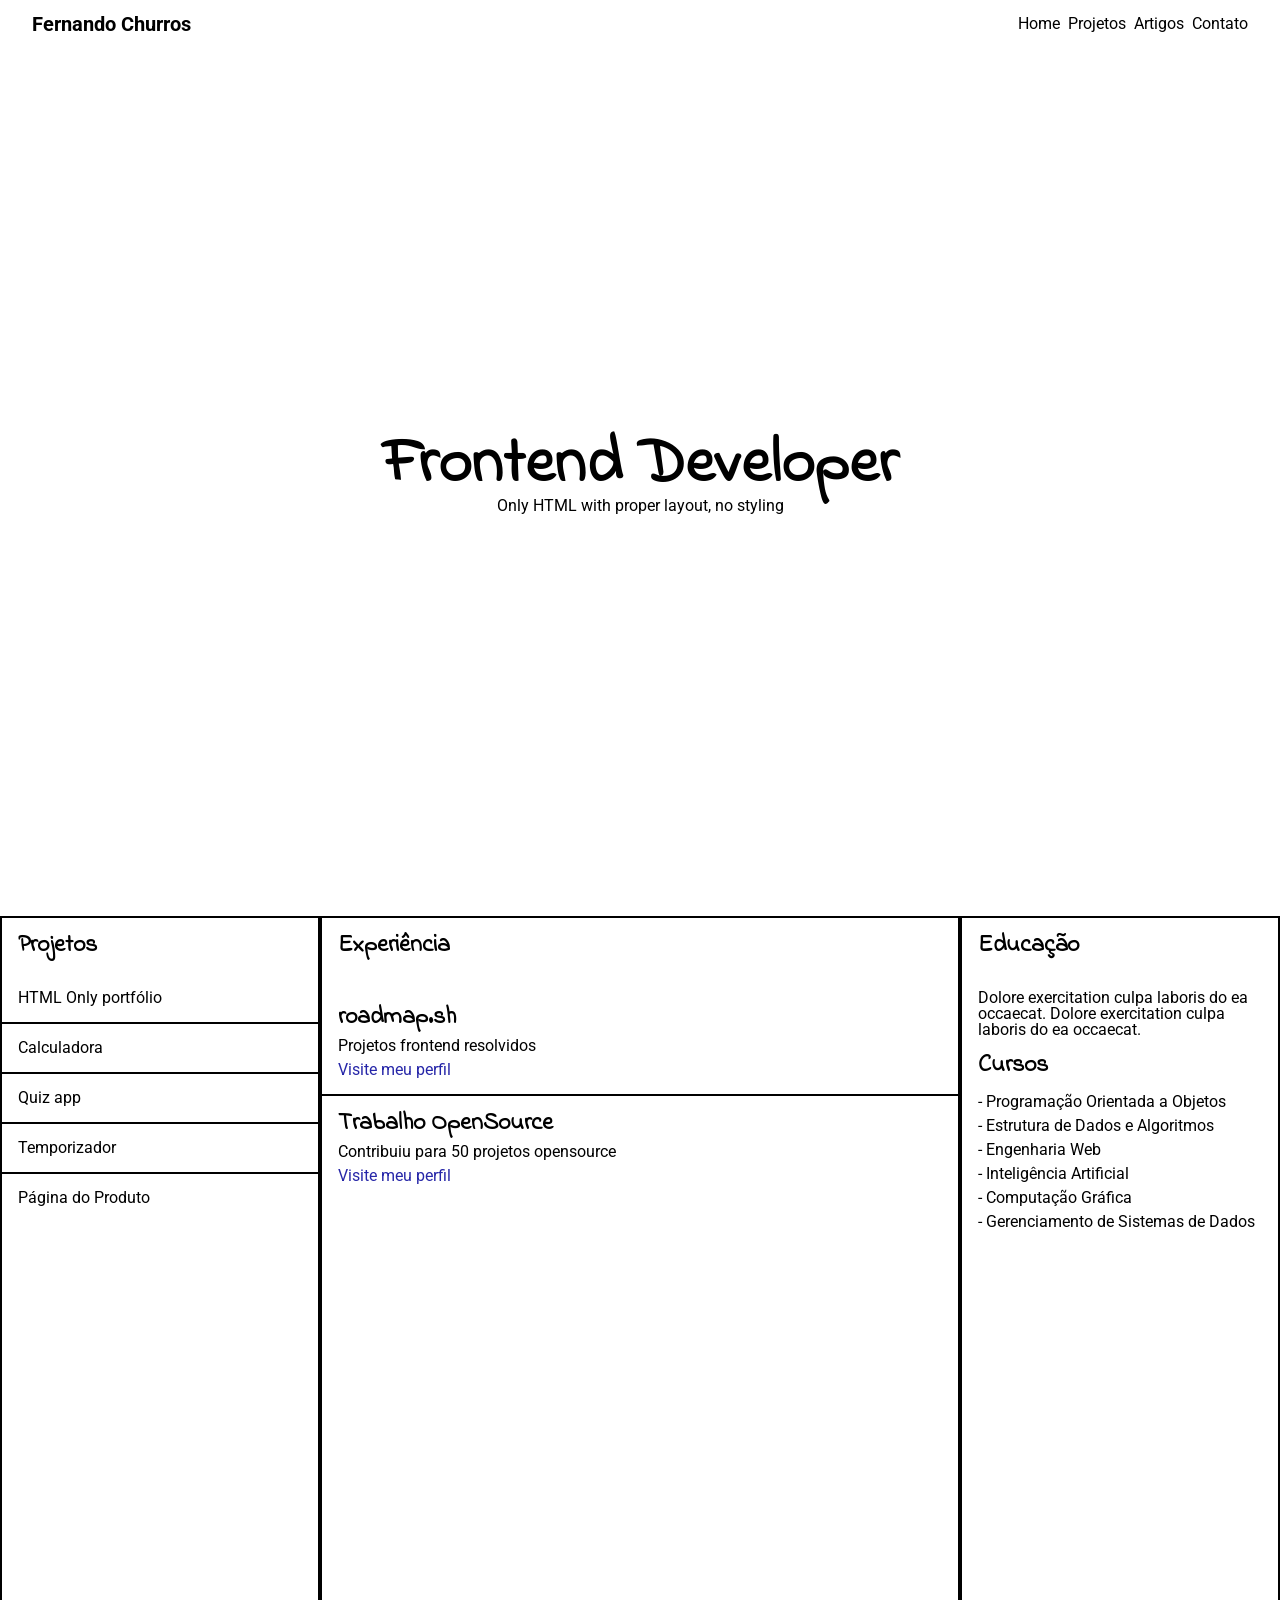
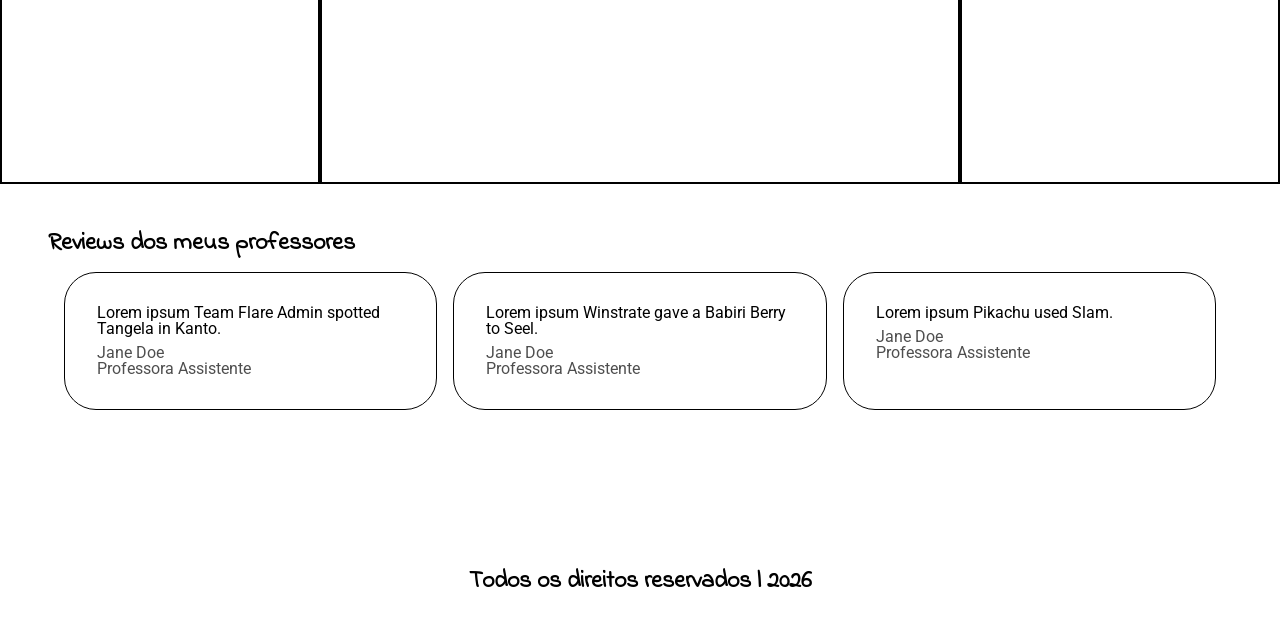
<file: frontend/basic-html-website/index.html>
<!DOCTYPE html>
<html lang="pt-BR">
<head>
    <meta charset="UTF-8">
    <meta name="viewport" content="width=device-width, initial-scale=1.0">
    <title>Basic HTML WebSite | fernando-churros</title>

    <!-- SEO -->     
    <meta name="description" content="Projeto baseado no exercicio do site roadmap.sh">
    <meta name="author" content="fernando-churros">

    <!-- Google Fonts Preconnect -->
     <link rel="preconnect" href="https://fonts.googleapis.com">
    <link rel="preconnect" href="https://fonts.gstatic.com" crossorigin>
    <link href="https://fonts.googleapis.com/css2?family=Indie+Flower&family=Roboto:ital,wght@0,100..900;1,100..900&display=swap" rel="stylesheet">

    <!-- Estilos CSS -->
    <link rel="stylesheet" href="css/reset.css">
    <link rel="stylesheet" href="css/root.css">
    <link rel="stylesheet" href="css/header.css">
    <link rel="stylesheet" href="css/main.css">
</head>
<body>
    <header class="header">
        <nav class="header_nav">
            <h1>
                <a href="https://github.com/fernando-churros" target="_blank">Fernando Churros</a>
            </h1>
            
            <ul class="header_nav-items">
                <li><a href="#">Home</a></li>
                <li><a href="#">Projetos</a></li>
                <li><a href="#">Artigos</a></li>
                <li><a href="#">Contato</a></li>
            </ul>
        </nav>

       <div class="header_banner">
           <h2>Frontend Developer</h2>
           <p>Only HTML with proper layout, no styling</p>
       </div>
    </header>

    <main class="main grid_container">
        <section class="main_projects">
            <h2 class="title">Projetos</h2>
            
            <ul class="main_projects_list">
                <li>HTML Only portfólio</li>
                <li>Calculadora</li>
                <li>Quiz app</li>
                <li>Temporizador</li>
                <li>Página do Produto</li>
            </ul>
        </section>

        <section class="main_experience">
            <h2 class="title">Experiência</h2>

            <ul class="main_experience_list">
                <li>
                    <h3 class="">roadmap.sh</h3>
                    <p>Projetos frontend resolvidos</p>
                    <a href="#">Visite meu perfil</a>
                </li>

                <li>
                    <h3 class="">Trabalho OpenSource</h3>
                    <p>Contribuiu para 50 projetos opensource</p>
                    <a href="#">Visite meu perfil</a>
                </li> 
            </ul>
        </section>

        <section class="main_education">
            <h2 class="title">Educação</h2>
            
            <div class="main_education-wrapper">
                <p>Dolore exercitation culpa laboris do ea occaecat. Dolore exercitation culpa laboris do ea occaecat.</p>
    
                <h3>Cursos</h3>
                <ul class="main_education_list">
                    <li>Programação Orientada a Objetos</li>
                    <li>Estrutura de Dados e Algoritmos</li>
                    <li>Engenharia Web</li>
                    <li>Inteligência Artificial</li>
                    <li>Computação Gráfica</li>
                    <li>Gerenciamento de Sistemas de Dados</li>
                </ul>
            </div>
        </section>
    </main>

    <footer class="footer">
        <h2 class="title">Reviews dos meus professores</h2>

        <ul class="footer_review_list">
            <li>
                <p>Lorem ipsum Team Flare Admin spotted Tangela in Kanto.</p>
                <div>
                    <p>Jane Doe</p>
                    <p>Professora Assistente</p>
                </div>
            </li>

            <li>
                <p>Lorem ipsum Winstrate gave a Babiri Berry to Seel.</p>
                <div>
                    <p>Jane Doe</p>
                    <p>Professora Assistente</p>
                </div>
            </li>

            <li>
                <p>Lorem ipsum Pikachu used Slam.</p>
                <div>
                    <p>Jane Doe</p>
                    <p>Professora Assistente</p>
                </div>
            </li>
        </ul>

        <h3>Todos os direitos reservados | 2026</h3>
    </footer>
</body>
</html>
</file>
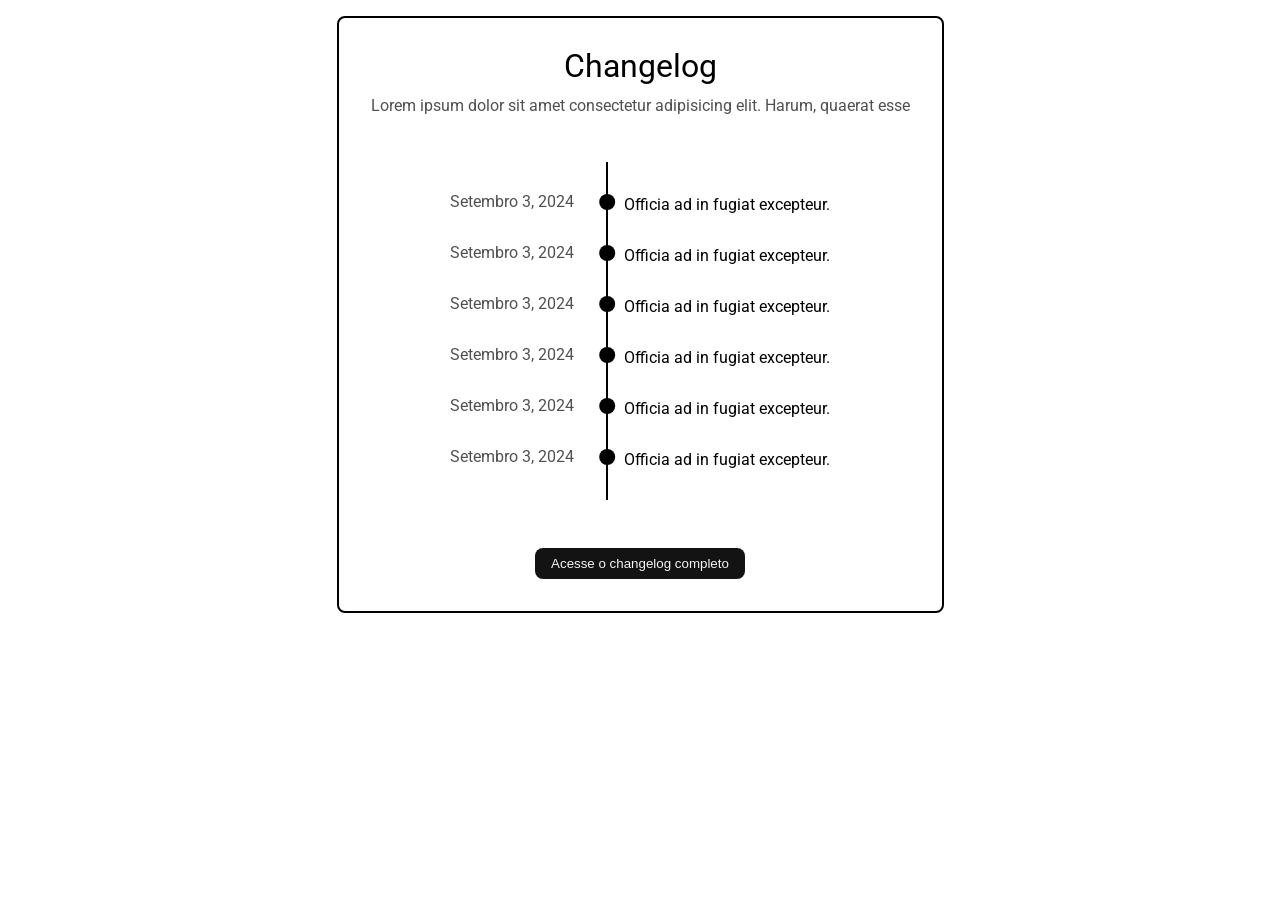
<file: frontend/changelog-component/index.html>
<!DOCTYPE html>
<html lang="pt-BR">
<head>
    <meta charset="utf-8">
    <meta name="viewport" content="width=device-width, initial-scale=1">
    <title>Changelog Component | fernando-churros</title>

    <!-- SEO -->
    <meta name="description" content="Projeto baseado no exercicios do site roadmap.sh">
    <meta name="author" content="fernando-churros">

    <!-- Google Fonts Preconnect -->
    <link rel="preconnect" href="https://fonts.googleapis.com">
    <link rel="preconnect" href="https://fonts.gstatic.com" crossorigin>
    <link href="https://fonts.googleapis.com/css2?family=Roboto:ital,wght@0,100..900;1,100..900&display=swap" rel="stylesheet">

    <!-- Estilos CSS -->
    <link rel="stylesheet" href="css/reset.css">
    <link rel="stylesheet" href="css/root.css">
    <link rel="stylesheet" href="css/main.css">
</head>
<body>
    <main class="main">
        <section class="changelog">
            <h1>Changelog</h1>
            <p class="grey">Lorem ipsum dolor sit amet consectetur adipisicing elit. Harum, quaerat esse</p>

            <ul class="changelog_list">
                <li>
                    <span class="grey changelog_list_span">Setembro 3, 2024</span>
                    <p>Officia ad in fugiat excepteur.</p>                  
                </li>
                <li>
                    <span class="grey changelog_list_span">Setembro 3, 2024</span>
                    <p>Officia ad in fugiat excepteur.</p>                  
                </li>
                <li>
                    <span class="grey changelog_list_span">Setembro 3, 2024</span>
                    <p>Officia ad in fugiat excepteur.</p>                  
                </li>
                <li>
                    <span class="grey changelog_list_span">Setembro 3, 2024</span>
                    <p>Officia ad in fugiat excepteur.</p>                  
                </li>
                <li>
                    <span class="grey changelog_list_span">Setembro 3, 2024</span>
                    <p>Officia ad in fugiat excepteur.</p>                  
                </li>
                <li>
                    <span class="grey changelog_list_span">Setembro 3, 2024</span>
                    <p>Officia ad in fugiat excepteur.</p>                  
                </li>
            </ul>

            <button type="button">Acesse o changelog completo</button>
        </section>
    </main>
</body>
</html>
</file>
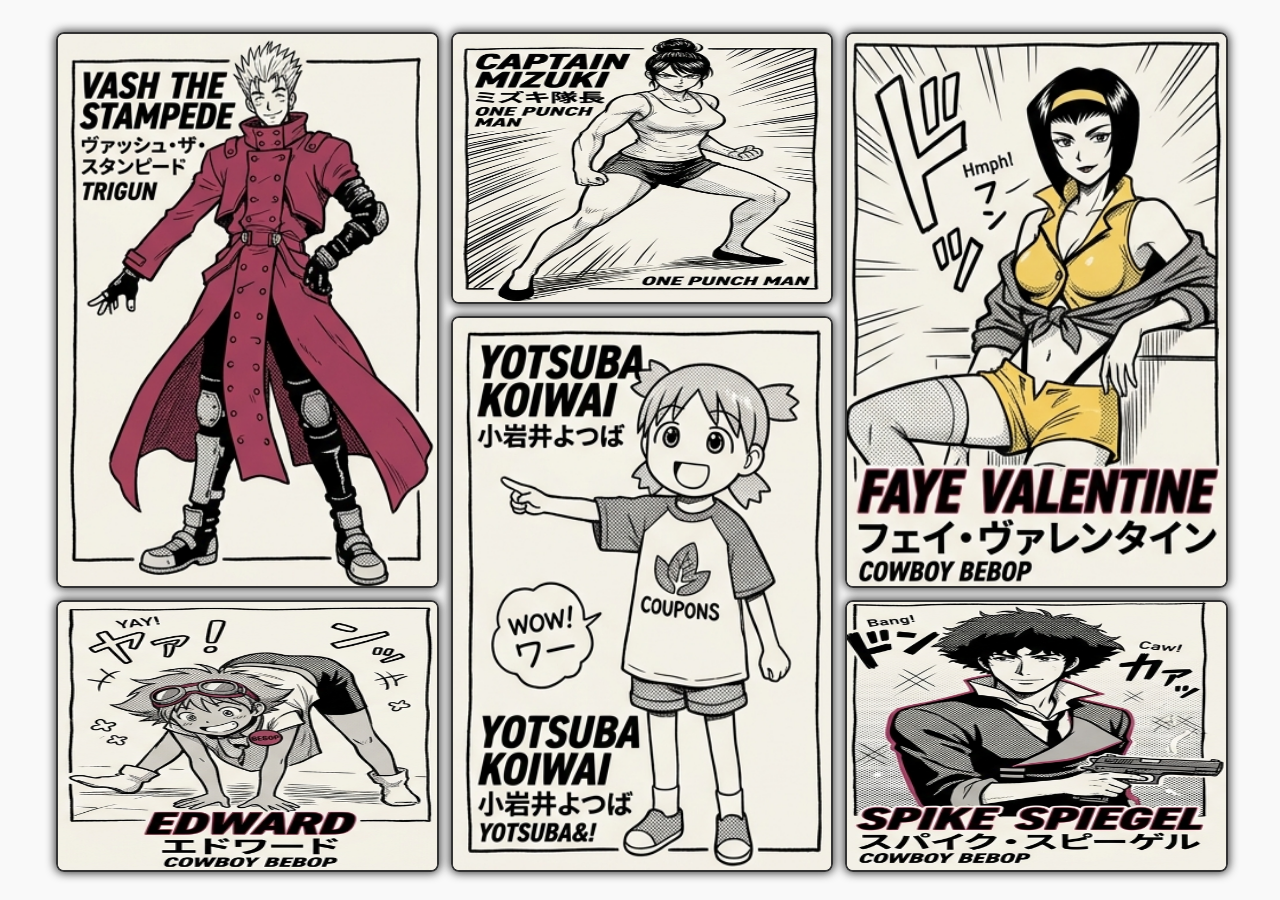
<file: frontend/image-grid-layout/index.html>
<!DOCTYPE html>
<html lang="pt-BR">
<head>
    <meta charset="UTF-8">
    <meta name="viewport" content="width=device-width, initial-scale=1.0">
    <title>Image Grid Layout | fernando-churros</title>

    <!-- SEO -->
    <meta name="description" content="Projeto feito com base nos exercicios frontend do site roadmap.sh">
    <meta name="author" content="fernando-churros">

    <!-- Estilos CSS -->
     <link rel="stylesheet" href="css/reset.css">
     <link rel="stylesheet" href="css/style.css">
</head>
<body>
    <main class="main">
        <section class="container_img">
            <img class="img1" src="img/vash.png" alt="Vash do anime Trigun.">
            <img class="img2" src="img/mizuki.png" alt="Capitã mizuki do anime one punch man.">
            <img class="img3" src="img/yotsuba.png" alt="yotsuba do mangá yotsuba.">
            <img class="img4" src="img/edward.png" alt="edward do anime cowboy bebop.">
            <img class="img5" src="img/faye.png" alt="faye do anime cowboy bebop.">
            <img class="img6" src="img/spike.png" alt="spike do anime cowboy bebop.">
        </section>
    </main>
</body>
</html>
</file>
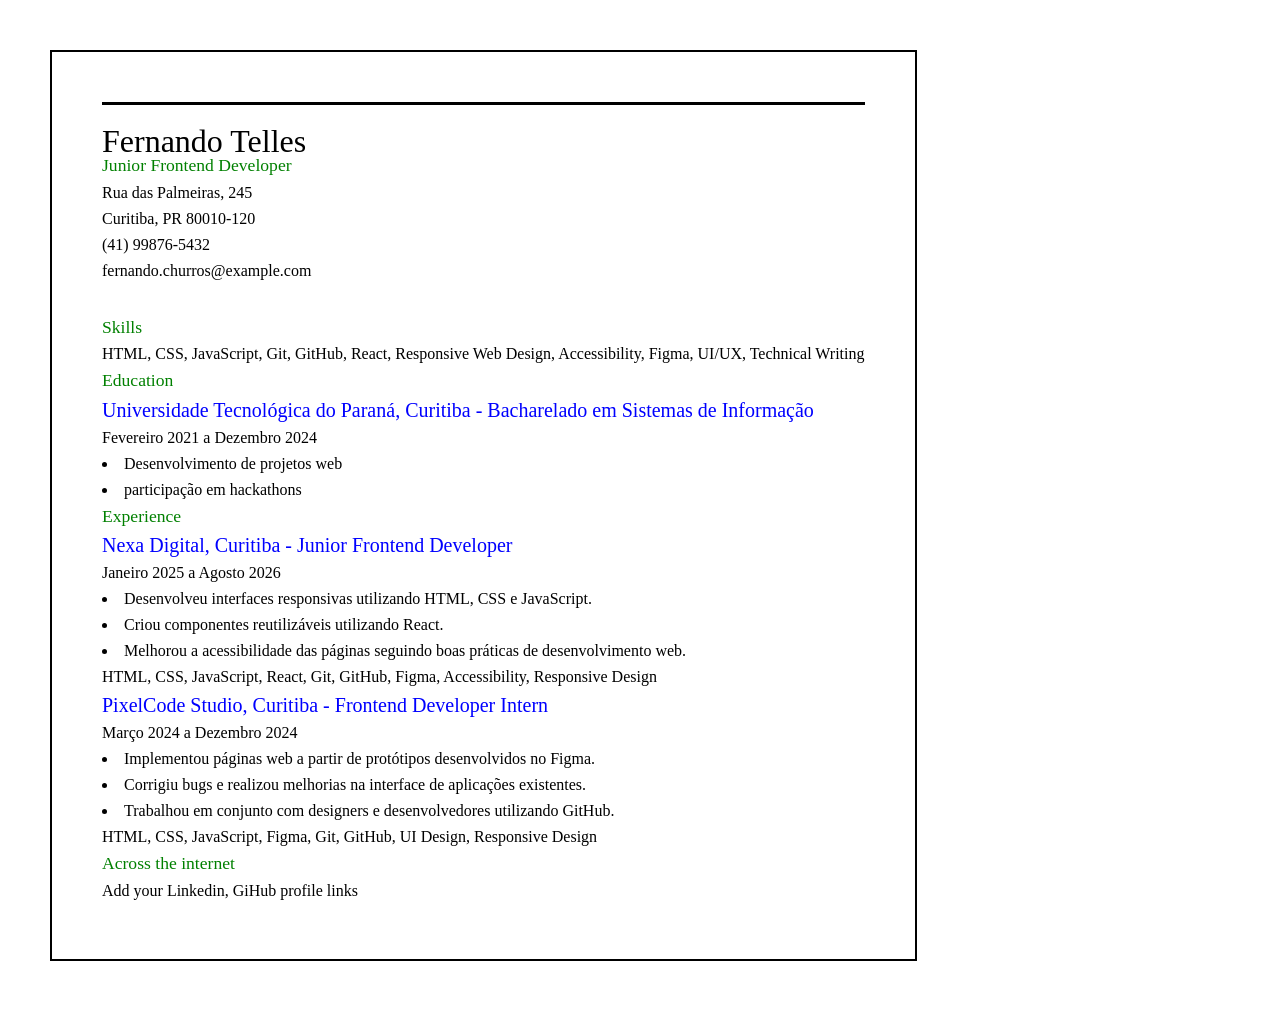
<file: frontend/single-page-cv/index.html>
<!DOCTYPE html>
<html lang="pt-BR">
<head>
    <meta charset="UTF-8">
    <meta name="viewport" content="width=device-width, initial-scale=1.0">
    <title>Single Page CV | fernando-churros</title>
    <link rel="icon" href="src/imgs/favicon-curriculo.svg" type="image/svg+xml">
    <meta name="description" content="Um clone de currículo profissional desenvolvido com HTML e CSS, reproduzindo a estrutura, tipografia, espaçamento e organização visual do modelo original. O projeto apresenta informações pessoais, habilidades, formação acadêmica, experiências profissionais e links para redes profissionais.">
    <meta name="robots" content="index, follow">

    <meta property="og:title" content="Single Page CV">
    <meta property="og:description" content="Um clone de currículo profissional desenvolvido com HTML e CSS">
    <meta property="og:image" content="src/imgs/og_bg.png">
    <meta property="og:url" content="C:\Users\fernando churros\Projetos\exercicios\dev-web\single-page-cv">
    <meta property="og:type" content="Currilo">
    <meta property="og:locale" content="pt_BR">

    <link rel="stylesheet" href="css/reset.css">
    <link rel="stylesheet" href="css/root.css">
    <link rel="stylesheet" href="css/index.css">
</head>
<body class="body">
    <div class="container">
        <header>
            <section class="cv_info">
                <h1 class="title_cv">Fernando Telles</h1>
                <h2>Junior Frontend Developer</h2>

                <div>
                    <p>Rua das Palmeiras, 245</p>
                    <p>Curitiba, PR 80010-120</p>
                    <p>(41) 99876-5432</p>
                    <p>fernando.churros@example.com</p>
                </div>
            </section>
        </header>

        <main>
            <section>
                <h2>Skills</h2>
                <p>HTML, CSS, JavaScript, Git, GitHub, React, Responsive Web Design, Accessibility, Figma, UI/UX, Technical Writing</p>
            </section>

            <section>
                <h2>Education</h2>
                <p class="blue_color">Universidade Tecnológica do Paraná, Curitiba - Bacharelado em Sistemas de Informação</p>
                <p>Fevereiro 2021 a Dezembro 2024</p>
                <ul>
                    <li>Desenvolvimento de projetos web</li>
                    <li>participação em hackathons</li>
                </ul>
            </section>

            <section>
                <h2>Experience</h2>
                <div>
                    <p class="blue_color">Nexa Digital, Curitiba - Junior Frontend Developer</p>
                    <p>Janeiro 2025 a Agosto 2026</p>
                    <ul>
                        <li>Desenvolveu interfaces responsivas utilizando HTML, CSS e JavaScript.</li>
                        <li>Criou componentes reutilizáveis utilizando React.</li>
                        <li>Melhorou a acessibilidade das páginas seguindo boas práticas de desenvolvimento web.</li>
                    </ul>
                    <p>HTML, CSS, JavaScript, React, Git, GitHub, Figma, Accessibility, Responsive Design</p>
                </div>

                <div>
                    <p class="blue_color">PixelCode Studio, Curitiba - Frontend Developer Intern</p>
                    <p>Março 2024 a Dezembro 2024</p>
                    <ul>
                        <li>Implementou páginas web a partir de protótipos desenvolvidos no Figma.</li>
                        <li>Corrigiu bugs e realizou melhorias na interface de aplicações existentes.</li>
                        <li>Trabalhou em conjunto com designers e desenvolvedores utilizando GitHub.</li>
                    </ul>
                    <p>HTML, CSS, JavaScript, Figma, Git, GitHub, UI Design, Responsive Design</p>
                </div>
            </section>

            <section>
                <h2>Across the internet</h2>
                <p>Add your Linkedin, GiHub profile links</p>
            </section>
        </main>
    </div>
</body>
</html>
</file>
<file: frontend/basic-html-website/css/root.css>
:root{
    font-family: "Roboto", sans-serif;
    font-size: 16px;
}

h1, h2, h3 {
    font-weight: bold;
}

h2, h3 {
    font-family: "Indie Flower", cursive;
    font-size: 1.5rem;
}

a {
    color: #000;
    text-decoration: none;
}
</file>
<file: frontend/basic-html-website/css/header.css>
.header_nav {
    height: 3rem;
    display: flex;
    justify-content: space-between;
    align-items: center;
    margin: 0 2rem;
}

.header_nav > h1 {
    font-size: 1.25rem;
}

.header_nav-items {
    display: flex;
    column-gap: 0.5rem;
}

.header_banner {
    height: calc(100vh - 3rem);
    /*width: 100vw;*/
    display: flex;
    flex-direction: column;
    align-items: center;
    justify-content: center;
}

.header_banner > h2 {
    font-size: 4rem;
}
</file>
<file: frontend/basic-html-website/css/main.css>
.main {
    height: calc(100vh - 2rem);
    margin: 1rem 0;
}

.grid_container {
    display: grid;
    grid-template-columns: 1fr 2fr 1fr;
}

/* Projetos */

.main > section {
    border: 2px solid #000;
}

.title {
    margin: 1rem 0 1rem 1rem;
}

.main_projects_list > li {
    border-bottom: 2px solid #000;
    padding: 1rem;
}

.main_projects_list > li:last-child {
    border: none;
}

/* Experiência */

.main_experience_list {
    margin-top: 2rem;
    box-sizing: border-box;
}

.main_experience_list > li {
    padding: 1rem;
    display: flex;
    flex-direction: column;
    row-gap: 0.5rem;
}

.main_experience_list > li {
    border-bottom: 2px solid #000;
}

.main_experience_list > li:last-child {
    border: none;
}

.main_experience_list a {
    color: rgb(38, 38, 168);
}

/* Education */

.main_education {
    display: flex;
    flex-direction: column;
    row-gap: 1rem;
}

.main_education-wrapper {
    display: flex;
    flex-direction: column;
    row-gap: 1rem;
    margin: 0 1rem;
}

.main_education_list {
    list-style-position: inside;
    list-style-type: "- ";
}

.main_education_list > li {
    margin-bottom: 0.5rem;
}

/* footer */

.footer {
    margin: 0 2rem;
}

.footer > .title {
    margin-top: 3rem;
}

.footer_review_list {
    display: grid;
    grid-template-columns: 1fr 1fr 1fr;
    column-gap: 1rem;
    margin: 0 2rem 10rem;
}

.footer_review_list > li {
    padding: 2rem;
    border: 1px solid #000;
    border-radius: 2rem;
    color: #4e4e4e;
}

.footer_review_list > li > p {
    margin-bottom: 0.5rem;
    color: #000;
}

.footer > h3 {
    text-align: center;
    margin-bottom: 2rem;
}
</file>
<file: frontend/changelog-component/css/root.css>
:root {
    font-family: 'Roboto', sans-serif;
    font-size: 16px;
}
</file>
<file: frontend/changelog-component/css/main.css>
.main {
    width: 100vw;
}
.changelog {
    display: flex;
    flex-direction: column;
    row-gap: 1rem;
    align-items: center;
    border: 2px solid #000;
    border-radius: 0.5rem;
    margin: 1rem auto;
    padding: 2rem;
    width: max-content;
}

.changelog > h1 {
    font-size: 2rem;
}

.changelog .grey {
    color: #505050;
}

.changelog_list {
    padding: 2rem 0;
}

.changelog_list > li {
    display: flex;
}

.changelog_list_span {
    padding-top: 2rem;
    margin-right: 2rem;
}

.changelog_list p {
    padding-top: 2rem;
    border-left: 2px solid #000;
}

.changelog_list > li:last-child > p {
    padding-bottom: 2rem;
}

.changelog_list p::before {
    content: '';
    display: inline-block;
    width: 1rem;
    height: 1rem;
    background-color: #000;
    border-radius: 50%;
    position: relative;
    transform: translateX(-55%);
}

.changelog > button {
    padding: 0.5rem 1rem;
    color: #f5f5f5;
    background-color: #131313;
    border: none;
    border-radius: 0.5rem;
}

.changelog > button:hover {
    cursor: pointer;
    transform: scale(1.05);
}
</file>
<file: frontend/image-grid-layout/css/style.css>
.main {
    width: 100vw;
    height: 100vh;
    display: flex;
    justify-content: center;
    align-items: center;
    background-color: #f9f9f9;
}

.container_img {
    display: grid;
    grid-template-columns: repeat(3, calc((100vw/3) - 3rem));
    grid-template-rows: repeat(3, calc( (100vh/3) - 2rem));
    gap: 1rem;
    width: fit-content;
    box-sizing: border-box;
}

.container_img > img {
    width: 100%;
    height: 100%;
    object-fit: fill;
    border: 2px solid #333;
    border-radius: 0.5rem;
    box-shadow: 0px 0px 10px 1px #333;
    transition: transform 150ms ease;
}

.container_img > img:hover {
    cursor: pointer;
    transform: scale(1.05);
}

.img1 {
    grid-column: 1;
    grid-row: 1 / 3;
}

.img2 {
    grid-column: 2;
    grid-row: 1 / 2;
}

.img3 {
    grid-column: 2;
    grid-row: 2 / 4;
}

.img4 {
    grid-column: 1;
    grid-row: 3 / 4;
}

.img5 {
    grid-column: 3;
    grid-row: 1 / 3;
}

.img6 {
    grid-column: 3;
    grid-row: 3 / 4;
}
</file>
<file: frontend/single-page-cv/css/root.css>
:root {
    font-size: 16px;
}

ul {
    list-style: disc;
    list-style-position: inside;
    margin: 0px 0px 10px 0px;
}

li, p {
    margin: 10px 0px;
}
</file>
<file: frontend/single-page-cv/css/index.css>
.body{
    margin: 50px;
    font-size: 1rem;
}

.container {
    border: 2px solid #000000;
    padding: 50px;
    display: flex;
    flex-direction: column;
    row-gap: 30px;
    width: fit-content;
}

.container > section {
    display: flex;
    flex-direction: column;
}

.cv_info {
    border-top: 3px solid #000000;
    padding-top: 20px;
}

.title_cv {
    font-size: 2rem;
}

.container h2 {
    color: green;
    font-size: 1.1rem;
}

.blue_color {
    color: blue;
    font-size: 1.25rem;
}
</file>
